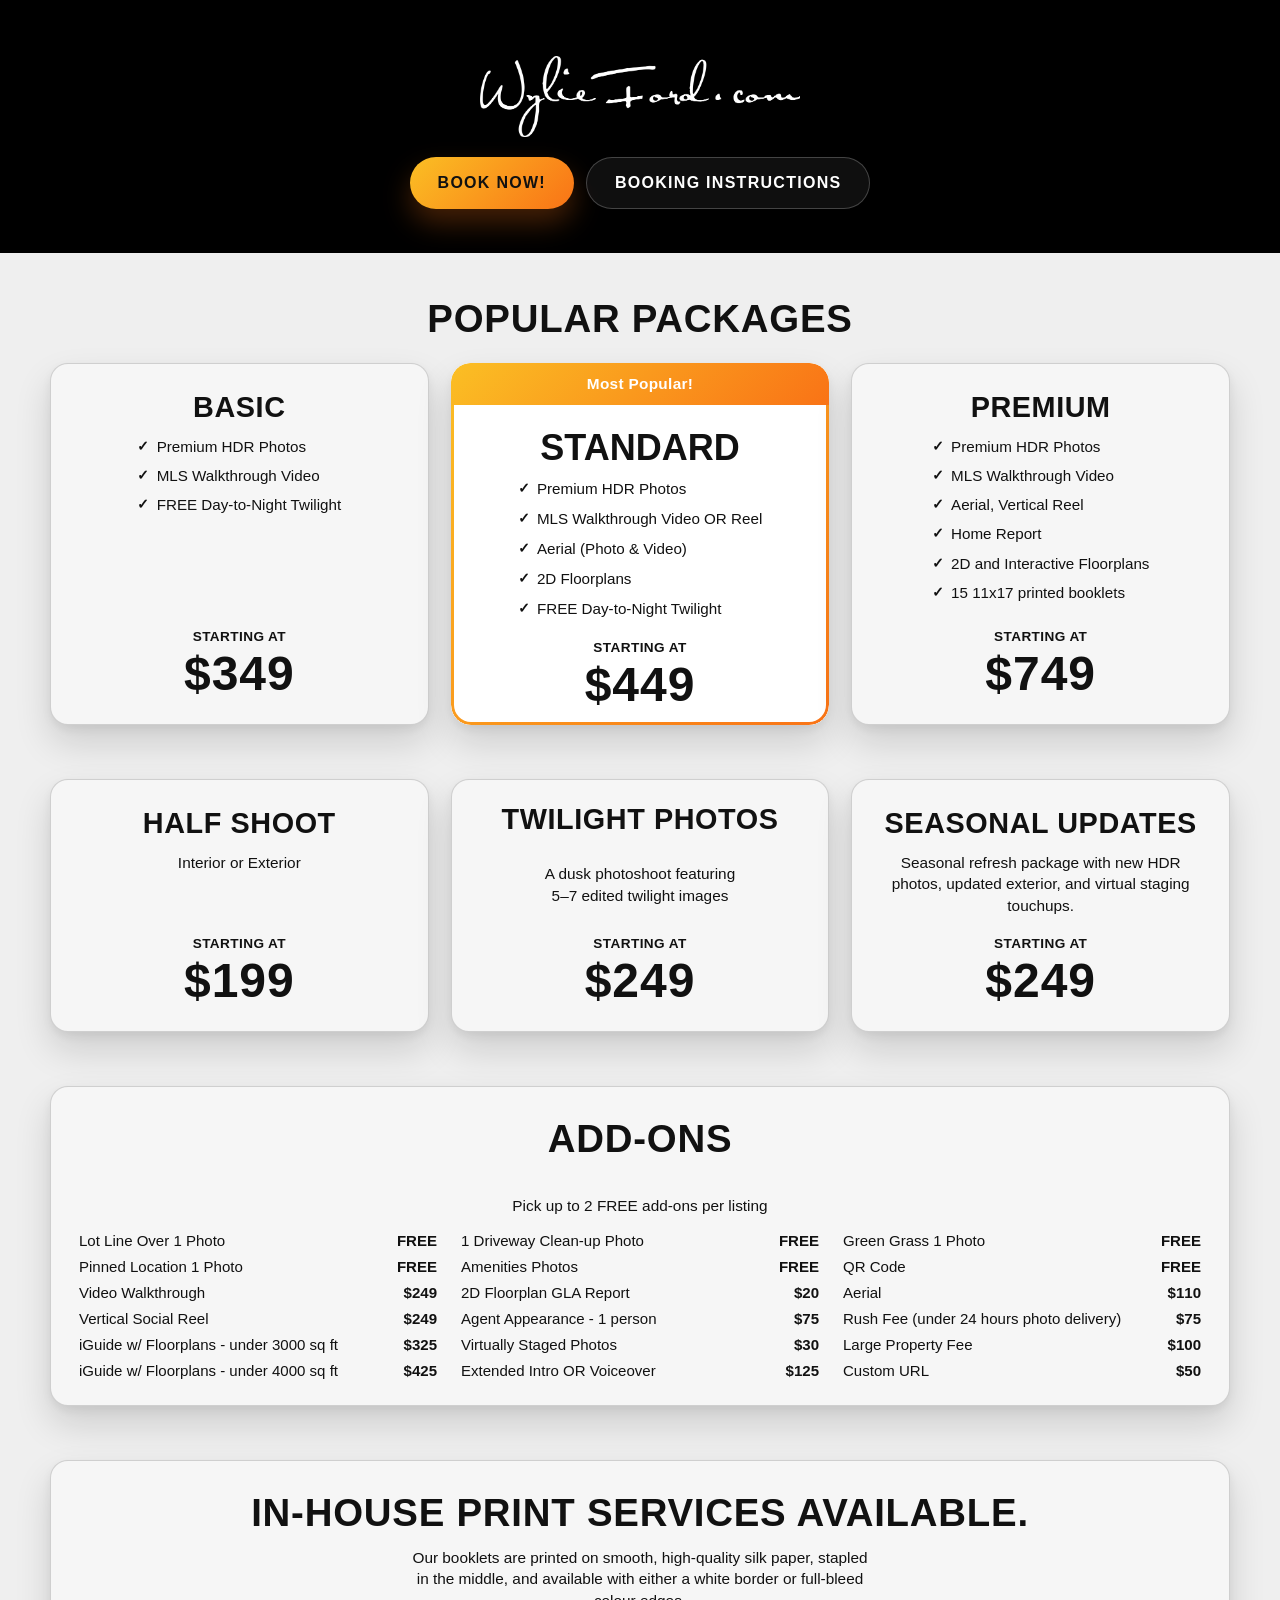
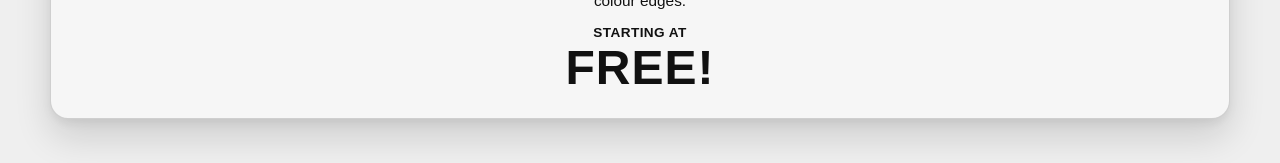
<file: index.html>
<!doctype html>
<html lang="en">
<head>
  <meta charset="UTF-8" />
  <meta name="viewport" content="width=device-width, initial-scale=1.0" />
  <title>WylieFord.com Pricing</title>
  <link rel="stylesheet" href="style.css?v=20260407-1215" />
</head>
<body>
  <header class="hero">
    <div class="wrap hero-inner">
      <img src="logo-hero.png" alt="WylieFord.com logo" class="hero-logo-image" />
      <div class="hero-actions">
        <a class="hero-cta" href="https://listings.wylieford.com/order-forms/329c6c3a-37f0-46a2-b10a-2ce436ed7c90" target="_blank" rel="noopener noreferrer">Book Now!</a>
        <a class="hero-link" href="booking.html">Booking Instructions</a>
      </div>
    </div>
  </header>

  <main>
    <section id="packages" class="section light">
      <div class="wrap">
        <div class="section-head">
          <h2>Popular packages</h2>
        </div>

        <div class="cards cards-3">
          <a class="card package" href="https://listings.wylieford.com/order-forms/329c6c3a-37f0-46a2-b10a-2ce436ed7c90" target="_blank" rel="noopener noreferrer">
            <h3>Basic</h3>
            <ul class="check-list">
              <li>Premium HDR Photos</li>
              <li>MLS Walkthrough Video</li>
              <li>FREE Day-to-Night Twilight</li>
            </ul>
            <div class="package-price"><span>Starting at</span><strong>$349</strong></div>
          </a>

          <a class="card package featured" href="https://listings.wylieford.com/order-forms/329c6c3a-37f0-46a2-b10a-2ce436ed7c90" target="_blank" rel="noopener noreferrer">
            <div class="featured-tag">Most Popular!</div>
            <h3>Standard</h3>
            <ul class="feature-list">
              <li>Premium HDR Photos</li>
              <li>MLS Walkthrough Video OR Reel</li>
              <li>Aerial (Photo & Video)</li>
              <li>2D Floorplans</li>
              <li>FREE Day-to-Night Twilight</li>
            </ul>
            <div class="package-price"><span>Starting at</span><strong>$449</strong></div>
          </a>

          <a class="card package" href="https://listings.wylieford.com/order-forms/329c6c3a-37f0-46a2-b10a-2ce436ed7c90" target="_blank" rel="noopener noreferrer">
            <h3>Premium</h3>
            <ul class="check-list">
              <li>Premium HDR Photos</li>
              <li>MLS Walkthrough Video</li>
              <li>Aerial, Vertical Reel</li>
              <li>Home Report</li>
              <li>2D and Interactive Floorplans</li>
              <li>15 11x17 printed booklets</li>
            </ul>
            <div class="package-price"><span>Starting at</span><strong>$749</strong></div>
          </a>
        </div>


      </div>
    </section>

    <section class="section light soft-top">
      <div class="wrap stack-lg">
        <div class="cards cards-3 service-cards">
          <a class="card package" href="https://listings.wylieford.com/order-forms/329c6c3a-37f0-46a2-b10a-2ce436ed7c90" target="_blank" rel="noopener noreferrer">
            <h3>Half Shoot</h3>
            <p class="package-includes">Interior or Exterior</p>
            <div class="package-price"><span>Starting at</span><strong>$199</strong></div>
          </a>
          <a class="card mini-card center" href="https://listings.wylieford.com/order-forms/329c6c3a-37f0-46a2-b10a-2ce436ed7c90" target="_blank" rel="noopener noreferrer">
            <h3>Twilight Photos</h3>
            <p>A dusk photoshoot featuring<br>5–7 edited twilight images</p>
            <div class="package-price"><span>Starting at</span><strong>$249</strong></div>
          </a>
          <a class="card package" href="https://listings.wylieford.com/order-forms/329c6c3a-37f0-46a2-b10a-2ce436ed7c90" target="_blank" rel="noopener noreferrer">
            <h3>Seasonal Updates</h3>
            <p class="package-includes">Seasonal refresh package with new HDR photos, updated exterior, and virtual staging touchups.</p>
            <div class="package-price"><span>Starting at</span><strong>$249</strong></div>
          </a>
        </div>
      </div>
    </section>

    <section class="section light soft-top">
      <div class="wrap">
        <article class="panel wide add-ons">
          <h2>Add-Ons</h2>
          <p class="mini-sub">Pick up to 2 FREE add-ons per listing</p>
          <div class="addon-grid">
            <ul class="price-list compact">
              <li><span>Lot Line Over 1 Photo</span><strong>FREE</strong></li>
              <li><span>Pinned Location 1 Photo</span><strong>FREE</strong></li>
              <li><span>Video Walkthrough</span><strong>$249</strong></li>
              <li><span>Vertical Social Reel</span><strong>$249</strong></li>
              <li><span>iGuide w/ Floorplans - under 3000 sq ft</span><strong>$325</strong></li>
              <li><span>iGuide w/ Floorplans - under 4000 sq ft</span><strong>$425</strong></li>
            </ul>
            <ul class="price-list compact">
              <li><span>1 Driveway Clean-up Photo</span><strong>FREE</strong></li>
              <li><span>Amenities Photos</span><strong>FREE</strong></li>
              <li><span>2D Floorplan GLA Report</span><strong>$20</strong></li>
              <li><span>Agent Appearance - 1 person</span><strong>$75</strong></li>
              <li><span>Virtually Staged Photos</span><strong>$30</strong></li>
              <li><span>Extended Intro OR Voiceover</span><strong>$125</strong></li>
            </ul>
            <ul class="price-list compact">
              <li><span>Green Grass 1 Photo</span><strong>FREE</strong></li>
              <li><span>QR Code</span><strong>FREE</strong></li>
              <li><span>Aerial</span><strong>$110</strong></li>
              <li><span>Rush Fee (under 24 hours photo delivery)</span><strong>$75</strong></li>
              <li><span>Large Property Fee</span><strong>$100</strong></li>
              <li><span>Custom URL</span><strong>$50</strong></li>
            </ul>
          </div>
        </article>
      </div>
    </section>

    <section class="section light soft-top">
      <div class="wrap">
        <a class="panel wide print-services" href="https://listings.wylieford.com/order-forms/329c6c3a-37f0-46a2-b10a-2ce436ed7c90" target="_blank" rel="noopener noreferrer">
          <h2>In-house print services available.</h2>
          <p class="center-text intro">Our booklets are printed on smooth, high-quality silk paper, stapled in the middle, and available with either a white border or full-bleed colour edges.</p>
          <div class="center">
            <div class="package-price"><span>Starting at</span><strong>FREE!</strong></div>
          </div>
        </a>
      </div>
    </section>

  </main>
  <script>
    const heroCta = document.querySelector('.hero-cta');
    const updateHeroCta = () => {
      heroCta.classList.toggle('is-floating', window.scrollY > 16);
    };

    window.addEventListener('scroll', updateHeroCta, { passive: true });
    window.addEventListener('resize', updateHeroCta);
    updateHeroCta();
  </script>
</body>
</html>
</file>
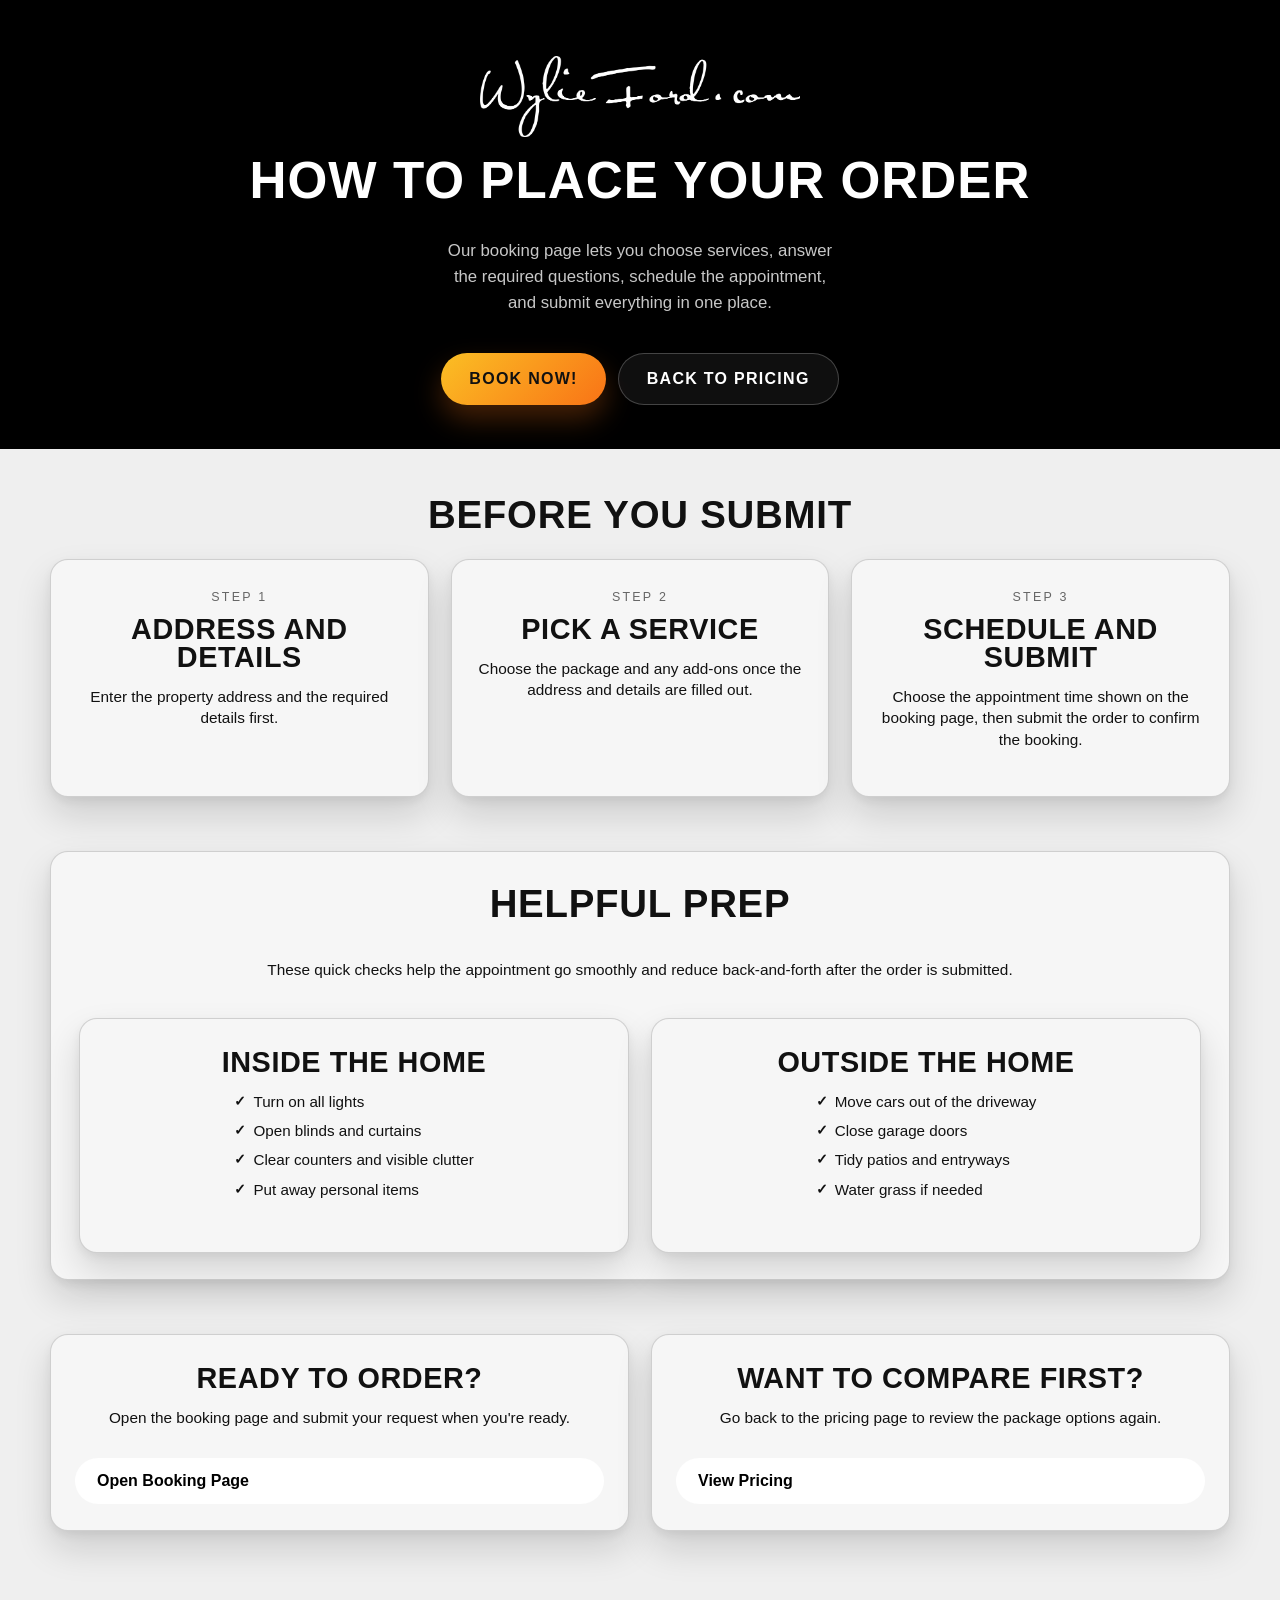
<file: booking.html>
<!doctype html>
<html lang="en">
<head>
  <meta charset="UTF-8" />
  <meta name="viewport" content="width=device-width, initial-scale=1.0" />
  <title>WylieFord.com Booking Page</title>
  <link rel="stylesheet" href="style.css?v=20260407-1215" />
</head>
<body>
  <header class="hero">
    <div class="wrap hero-inner">
      <img src="logo-hero.png" alt="WylieFord.com logo" class="hero-logo-image" />
      <div class="booking-intro">
        <h1>How to place your order</h1>
        <p class="subcopy">Our booking page lets you choose services, answer the required questions, schedule the appointment, and submit everything in one place.</p>
      </div>
      <div class="hero-actions">
        <a class="hero-cta" href="https://listings.wylieford.com/order-forms/329c6c3a-37f0-46a2-b10a-2ce436ed7c90" target="_blank" rel="noopener noreferrer">Book Now!</a>
        <a class="hero-link" href="index.html">Back to Pricing</a>
      </div>
    </div>
  </header>

  <main>
    <section class="section light">
      <div class="wrap">
        <div class="section-head">
          <h2>Before you submit</h2>
        </div>

        <div class="cards cards-3">
          <article class="card">
            <p class="eyebrow dark">Step 1</p>
            <h3>Address and details</h3>
            <p class="package-includes">Enter the property address and the required details first.</p>
          </article>

          <article class="card">
            <p class="eyebrow dark">Step 2</p>
            <h3>Pick a service</h3>
            <p class="package-includes">Choose the package and any add-ons once the address and details are filled out.</p>
          </article>

          <article class="card">
            <p class="eyebrow dark">Step 3</p>
            <h3>Schedule and submit</h3>
            <p class="package-includes">Choose the appointment time shown on the booking page, then submit the order to confirm the booking.</p>
          </article>
        </div>
      </div>
    </section>

    <section class="section light soft-top">
      <div class="wrap">
        <article class="panel wide">
          <h2>Helpful prep</h2>
          <p class="center-text intro">These quick checks help the appointment go smoothly and reduce back-and-forth after the order is submitted.</p>
          <div class="cards cards-2 top-gap">
            <div class="card">
              <h3>Inside the home</h3>
              <ul class="check-list">
                <li>Turn on all lights</li>
                <li>Open blinds and curtains</li>
                <li>Clear counters and visible clutter</li>
                <li>Put away personal items</li>
              </ul>
            </div>
            <div class="card">
              <h3>Outside the home</h3>
              <ul class="check-list">
                <li>Move cars out of the driveway</li>
                <li>Close garage doors</li>
                <li>Tidy patios and entryways</li>
                <li>Water grass if needed</li>
              </ul>
            </div>
          </div>
        </article>
      </div>
    </section>

    <section class="section light soft-top bottom-pad">
      <div class="wrap">
        <div class="cards cards-2">
          <article class="card">
            <h3>Ready to order?</h3>
            <p class="package-includes">Open the booking page and submit your request when you're ready.</p>
            <a class="button" href="https://listings.wylieford.com/order-forms/329c6c3a-37f0-46a2-b10a-2ce436ed7c90" target="_blank" rel="noopener noreferrer">Open Booking Page</a>
          </article>

          <article class="card">
            <h3>Want to compare first?</h3>
            <p class="package-includes">Go back to the pricing page to review the package options again.</p>
            <a class="button" href="index.html">View Pricing</a>
          </article>
        </div>
      </div>
    </section>
  </main>
  <script>
    const heroCta = document.querySelector('.hero-cta');
    const updateHeroCta = () => {
      heroCta.classList.toggle('is-floating', window.scrollY > 16);
    };

    window.addEventListener('scroll', updateHeroCta, { passive: true });
    window.addEventListener('resize', updateHeroCta);
    updateHeroCta();
  </script>
</body>
</html>
</file>
<file: style.css>
:root {
  --bg: #efefef;
  --card: #f6f6f6;
  --ink: #111;
  --muted: #666;
  --line: #1f1f1f;
  --accent: #f29a3f;
  --hero: #000;
  --shadow: 0 18px 36px rgba(0,0,0,.14), 0 4px 10px rgba(0,0,0,.06);
  --radius: 18px;
  --condensed: Impact, Haettenschweiler, 'Arial Narrow Bold', sans-serif;
  --sans: Inter, Arial, Helvetica, sans-serif;
}
* { box-sizing: border-box; }
html { scroll-behavior: smooth; }
body {
  margin: 0;
  font-family: var(--sans);
  color: var(--ink);
  background: var(--bg);
}
img { max-width: 100%; display: block; }
.wrap { width: min(1180px, calc(100% - 32px)); margin: 0 auto; }
.hero {
  background: var(--hero);
  color: #fff;
  padding: 56px 0 44px;
  display: flex;
  justify-content: center;
  align-items: center;
}
.hero-inner {
  width: 100%;
  display: flex;
  flex-direction: column;
  justify-content: center;
  align-items: center;
  gap: 20px;
  text-align: center;
}
.hero-actions {
  display: flex;
  flex-wrap: wrap;
  justify-content: center;
  gap: 12px;
}
.hero-logo-image {
  width: 50%;
  max-width: 320px;
  height: auto;
  display: block;
  margin: 0 auto;
}
.hero-cta {
  display: inline-flex;
  align-items: center;
  justify-content: center;
  padding: 16px 28px;
  border-radius: 999px;
  background: linear-gradient(135deg, #fbbf24 0%, #f97316 100%);
  color: #111;
  font-weight: 800;
  text-transform: uppercase;
  letter-spacing: .08em;
  text-decoration: none;
  box-shadow: 0 14px 28px rgba(249, 115, 22, .28), 0 4px 10px rgba(0, 0, 0, .22);
  transition: transform .18s ease, box-shadow .18s ease, filter .18s ease, opacity .18s ease;
}
.hero-link {
  display: inline-flex;
  align-items: center;
  justify-content: center;
  padding: 16px 28px;
  border-radius: 999px;
  border: 1px solid rgba(255,255,255,.22);
  color: #fff;
  font-weight: 700;
  text-transform: uppercase;
  letter-spacing: .08em;
  text-decoration: none;
  background: rgba(255,255,255,.06);
  backdrop-filter: blur(10px);
  transition: transform .18s ease, background-color .18s ease, border-color .18s ease;
}
.hero-link:link,
.hero-link:visited {
  color: #fff;
  text-decoration: none;
}
.hero-cta:hover {
  transform: translateY(-1px);
  box-shadow: 0 18px 36px rgba(249, 115, 22, .34), 0 6px 14px rgba(0, 0, 0, .26);
  filter: saturate(1.05);
}
.hero-link:hover {
  transform: translateY(-1px);
  border-color: rgba(255,255,255,.34);
  background: rgba(255,255,255,.1);
}
.hero-cta:focus-visible {
  outline: 3px solid rgba(251, 191, 36, .6);
  outline-offset: 4px;
}
.hero-link:focus-visible {
  outline: 3px solid rgba(251, 191, 36, .45);
  outline-offset: 4px;
}
.hero-cta.is-floating {
  position: fixed;
  right: 10px;
  bottom: 24px;
  z-index: 40;
  animation: subtle-pulse 2.8s ease-in-out infinite;
}
.hero-cta.is-floating:hover {
  animation-play-state: paused;
}
@keyframes subtle-pulse {
  0%, 100% {
    box-shadow: 0 16px 34px rgba(249, 115, 22, .34), 0 8px 18px rgba(0, 0, 0, .28);
    transform: scale(1);
  }
  50% {
    box-shadow: 0 20px 40px rgba(249, 115, 22, .42), 0 10px 22px rgba(0, 0, 0, .3);
    transform: scale(1.02);
  }
}
.eyebrow {
  margin: 0 0 12px;
  text-transform: uppercase;
  letter-spacing: .18em;
  font-size: .78rem;
  opacity: .8;
}
.eyebrow.dark { color: var(--muted); opacity: 1; }
h1, h2, h3, h4 {
  font-family: var(--condensed);
  text-transform: uppercase;
  letter-spacing: .02em;
  margin: 0;
}
h1 { font-size: clamp(2.1rem, 4vw, 4.2rem); line-height: .95; margin-bottom: 16px; text-align: center; }
h2 { font-size: clamp(2rem, 3vw, 3.2rem); text-align: center; margin-bottom: 18px; }
h3 { font-size: clamp(1.8rem, 2vw, 2.6rem); line-height: .96; margin-bottom: 14px; text-align: center; }
h4 { font-size: 1rem; text-align: center; margin-bottom: 14px; }
.subcopy { max-width: 42ch; color: rgba(255,255,255,.78); font-size: 1.05rem; line-height: 1.55; }
.booking-intro {
  display: flex;
  flex-direction: column;
  align-items: center;
}
.booking-intro .subcopy {
  text-align: center;
}
.button {
  display: inline-block;
  margin-top: 10px;
  background: #fff;
  color: #000;
  padding: 14px 22px;
  text-decoration: none;
  border-radius: 999px;
  font-weight: 700;
}
.section { padding: 44px 0; }
.soft-top { padding-top: 10px; }
.bottom-pad { padding-bottom: 70px; }
.section-head { text-align: center; margin-bottom: 22px; }
.cards { display: grid; gap: 22px; align-items: stretch; }
.cards-3 { grid-template-columns: repeat(3, minmax(0, 1fr)); }
.cards-2 { grid-template-columns: repeat(2, minmax(0, 1fr)); }
.top-gap { margin-top: 22px; }
.card, .panel {
  position: relative;
  background: var(--card);
  border: 1px solid rgba(170, 170, 170, 0.5);
  border-radius: 18px;
  padding: 30px 24px 26px;
  box-shadow: var(--shadow);
  display: flex;
  flex-direction: column;
  justify-content: flex-start;
  color: inherit;
  transition: transform .18s ease, box-shadow .18s ease, border-color .18s ease, background-color .18s ease;
}
a.card, a.panel {
  color: inherit;
  text-decoration: none;
  cursor: pointer;
}
a.card:link,
a.card:visited,
a.panel:link,
a.panel:visited {
  color: var(--ink);
  text-decoration: none;
}
a.card.featured:link,
a.card.featured:visited {
  color: #111;
}
a.card h3,
a.card h2,
a.card p,
a.card li,
a.card span,
a.card strong,
a.panel h2,
a.panel p,
a.panel span,
a.panel strong {
  color: inherit;
  text-decoration: none;
}
.card:hover, .panel:hover {
  transform: translateY(-4px);
  box-shadow: 0 22px 44px rgba(0, 0, 0, .18), 0 6px 14px rgba(0, 0, 0, .08);
}
.card:focus-visible, .panel:focus-visible {
  outline: 3px solid rgba(251, 191, 36, .45);
  outline-offset: 4px;
}
.package { min-height: 100%; }
.featured {
  border-radius: 20px;
  border: 0;
  background: #fff;
  box-shadow: var(--shadow);
  position: relative;
  overflow: hidden;
  padding: 8px;
  transition: transform .2s ease, box-shadow .2s ease;
}
.featured::before {
  content: '';
  position: absolute;
  inset: 0;
  border-radius: 20px;
  padding: 3px;
  background: linear-gradient(135deg, #fbbf24 0%, #f97316 100%);
  -webkit-mask:
    linear-gradient(#fff 0 0) content-box,
    linear-gradient(#fff 0 0);
  mask:
    linear-gradient(#fff 0 0) content-box,
    linear-gradient(#fff 0 0);
  -webkit-mask-composite: xor;
  mask-composite: exclude;
  pointer-events: none;
  z-index: 0;
}
.featured > * { position: relative; z-index: 1; }
.featured:hover {
  transform: translateY(-4px);
  box-shadow: 0 22px 44px rgba(0,0,0,.18), 0 6px 14px rgba(0,0,0,.08);
}
.featured:focus-visible {
  outline: 3px solid rgba(251, 191, 36, .55);
  outline-offset: 4px;
}
.featured > * { position: relative; z-index: 1; }
.featured-tag {
  position: absolute;
  top: 0;
  left: 0;
  right: 0;
  text-align: center;
  background: linear-gradient(135deg, #fbbf24 0%, #f97316 100%);
  color: #fff;
  font-weight: 700;
  letter-spacing: .02em;
  padding: 12px 0;
  font-size: .96rem;
  border-top-left-radius: 20px;
  border-top-right-radius: 20px;
  z-index: 2;
  box-shadow: 0 0 0 0 rgba(255,255,255,0);
}
.featured {
  padding-top: 48px;
  background-clip: padding-box;
}
.featured h3 {
  margin: 20px 0 14px;
  font-size: clamp(1.55rem, 4vw, 2.25rem);
  letter-spacing: 0;
  color: #111;
  text-align: center;
}
.feature-list {
  list-style: none;
  padding: 0;
  margin: 0 auto 18px;
  display: grid;
  gap: 8px;
  max-width: 280px;
  font-weight: 500;
  color: #111;
  font-size: .95rem;
}
.feature-list li,
.check-list li {
  position: relative;
  padding-left: 1.2rem;
  margin-bottom: 5px;
}
.feature-list li::before,
.check-list li::before {
  content: '✓';
  position: absolute;
  left: 0;
  color: #111;
  font-weight: 700;
  font-size: 0.9rem;
  top: 0;
}
.premium-grid {
  display: grid;
  grid-template-columns: 1fr;
  justify-items: center;
  gap: 0;
  margin-bottom: 18px;
}
.premium-grid .check-list {
  width: min(100%, 280px);
  max-width: 280px;
  margin: 0 auto;
}
.check-list { list-style: none; margin: 0 auto 18px; padding: 0; color: #111; font-size: .95rem; line-height: 1.4; max-width: 280px; text-align: left; }
.check-list li { margin-bottom: 8px; }
.price-lines div span {
  white-space: nowrap;
}
.price-lines div strong {
  font-weight: 700;
}
.feature-note {
  margin-top: 12px;
  color: #333;
  text-align: center;
  font-size: .76rem;
  font-style: italic;
  margin-bottom: 24px;
}
.featured .package-includes, .featured .package-price { margin: 0; }
.featured .tag { display: none; }
.tag {
  position: absolute;
  top: -14px;
  left: -3px;
  background: var(--accent);
  color: #fff;
  font-size: .75rem;
  letter-spacing: .12em;
  text-transform: uppercase;
  padding: 9px 14px 8px;
  font-weight: 700;
  clip-path: polygon(0 0, 87% 0, 100% 50%, 87% 100%, 0 100%);
}
.package-includes, .mini-sub, .intro, .mini-card p {
  text-align: center;
  font-size: .96rem;
  line-height: 1.4;
  color: inherit;
}
.booking-intro .subcopy,
.cards .card h3 {
  text-align: center;
}
.cards .card .eyebrow.dark {
  display: block;
  text-align: center;
}
.package-includes { font-weight: 400; margin: 0 0 20px; }
.package-price {
  color: inherit;
  background: transparent;
  text-decoration: none;
  display: flex;
  flex-direction: column;
  align-items: center;
  gap: 4px;
  margin-top: auto;
}
.package-price span { font-weight: 600; letter-spacing: 0.03em; text-transform: uppercase; font-size: .85rem; color: #888; }
.package-price strong {
  font-family: var(--condensed);
  font-size: clamp(2rem, 5vw, 3rem);
  letter-spacing: .02em;
  line-height: 1;
  margin-top: 2px;
}
.price-list {
  list-style: none;
  margin: 0;
  padding: 0;
  display: grid;
  gap: 11px;
}
.price-list li {
  display: grid;
  grid-template-columns: minmax(0, 1fr) auto;
  gap: 10px;
  align-items: end;
  font-size: .95rem;
}
.price-list li span {
  position: relative;
  overflow: hidden;
  white-space: nowrap;
  text-overflow: ellipsis;
}
.price-list li strong { white-space: nowrap; }
.compact { gap: 9px; }
.compact li { font-size: .94rem; }
.wide { padding-inline: 28px; }
.stack-lg > * + * { margin-top: 24px; }
.two-col-list, .print-grid, .addon-grid {
  display: grid;
  gap: 24px;
}
.two-col-list { grid-template-columns: repeat(2, minmax(0, 1fr)); }
.uneven { grid-template-columns: .78fr 1.22fr; }
.second-row { grid-template-columns: 1.18fr .82fr; }
.addon-grid { grid-template-columns: repeat(3, minmax(0, 1fr)); }
.print-grid { grid-template-columns: 1.1fr .9fr .8fr; align-items: start; }
.center, .center-text { text-align: center; }
.service-cards { align-items: stretch; }
.service-cards .card { height: 100%; }
.mini-card { padding-top: 26px; }
.print-services h2 { margin-bottom: 12px; }
.print-services .intro {
  margin: 0 auto 14px;
  max-width: 54ch;
}
.print-services .package-price {
  margin-top: 0;
  gap: 2px;
}
.big-price {
  margin-top: 22px;
  font-family: var(--condensed);
  font-size: clamp(2.2rem, 4vw, 3.4rem);
}
@media (max-width: 980px) {
  .hero-inner,
  .cards-3,
  .cards-2,
  .two-col-list,
  .uneven,
  .second-row,
  .addon-grid,
  .print-grid {
    grid-template-columns: 1fr;
  }
  .featured { transform: none; }
  .hero { padding-top: 34px; }
  .hero-copy { padding-bottom: 10px; }
  .premium-grid { grid-template-columns: 1fr; gap: 0; }
  .hero-cta.is-floating { bottom: 16px; right: 10px; }
}
@media (max-width: 640px) {
  .wrap { width: min(100% - 20px, 1180px); }
  .card, .panel { padding: 22px 16px 18px; }
  .featured { padding-top: 48px; }
  .featured h3 { margin-top: 20px; }
  .section { padding: 28px 0; }
  h2 { margin-bottom: 14px; }
  .hero-actions {
    flex-direction: column;
    width: 100%;
    align-items: center;
    justify-content: center;
  }
  .hero-link {
    width: fit-content;
  }
  .hero-cta {
    width: fit-content;
  }
  .hero-actions > a {
    margin-left: auto;
    margin-right: auto;
  }
  .hero-cta.is-floating {
    bottom: 16px;
    top: auto;
    right: 16px;
    transform: none;
    width: auto;
    min-height: 0;
    padding: 16px 26px;
    border-radius: 999px;
  }
  .price-list li {
    grid-template-columns: 1fr;
    gap: 3px;
    align-items: start;
  }
  .price-list li span { white-space: normal; }
  .tag { font-size: .68rem; padding: 8px 12px 7px; }
}
</file>
